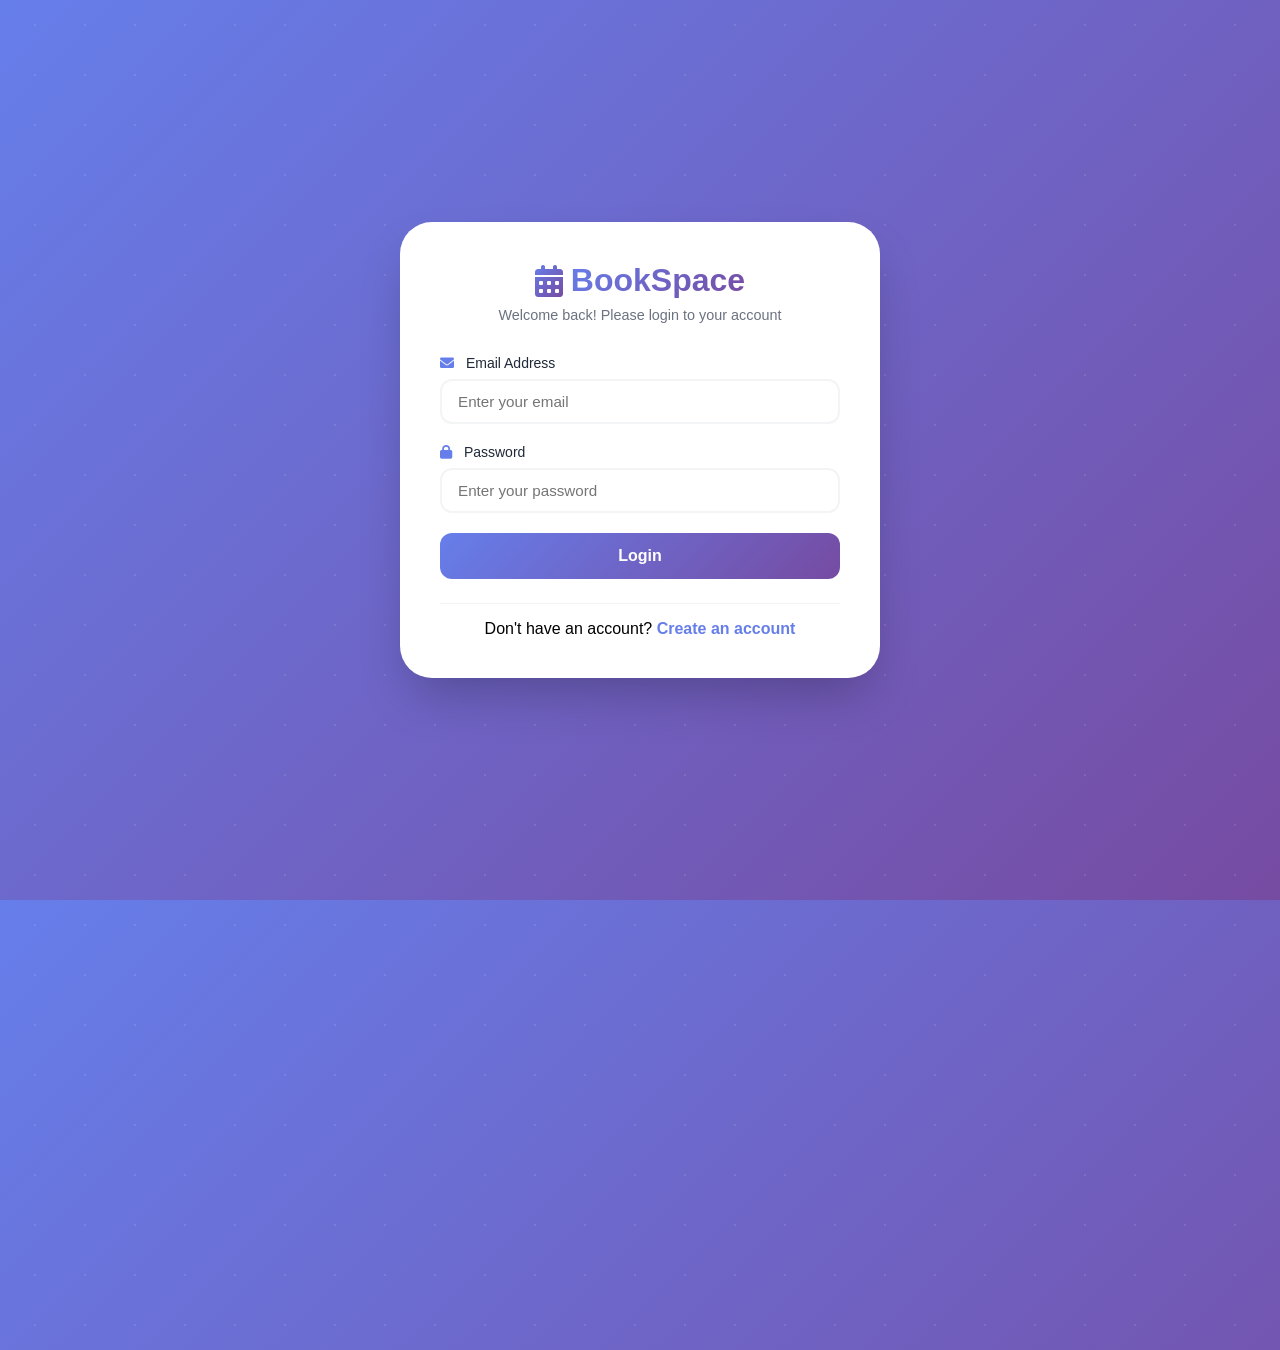
<file: index.html>
<!DOCTYPE html>
<html lang="en">
<head>
    <meta charset="UTF-8">
    <meta name="viewport" content="width=device-width, initial-scale=1.0">
    <title>Login - BookSpace</title>
    <link rel="stylesheet" href="static/auth.css">
    <link href="https://cdnjs.cloudflare.com/ajax/libs/font-awesome/6.0.0/css/all.min.css" rel="stylesheet">
</head>
<body>
    <div class="auth-container">
        <div class="auth-card">
            <div class="auth-header">
                <div class="logo">
                    <i class="fas fa-calendar-alt"></i>
                    <h1>BookSpace</h1>
                </div>
                <p>Welcome back! Please login to your account</p>
            </div>
            
            <form id="loginForm">
                <div class="form-group">
                    <label for="email">
                        <i class="fas fa-envelope"></i> Email Address
                    </label>
                    <input type="email" id="email" name="email" required 
                           placeholder="Enter your email" autocomplete="email">
                </div>
                
                <div class="form-group">
                    <label for="password">
                        <i class="fas fa-lock"></i> Password
                    </label>
                    <input type="password" id="password" name="password" required 
                           placeholder="Enter your password" autocomplete="current-password">
                </div>
                
                <button type="submit" class="btn-submit" id="loginBtn">
                    <span class="btn-text">Login</span>
                    <span class="btn-loader" style="display: none;">
                        <i class="fas fa-spinner fa-spin"></i>
                    </span>
                </button>
            </form>
            
            <div class="auth-footer">
                <p>Don't have an account? <a href="register.html">Create an account</a></p>
            </div>
        </div>
    </div>
    
    <div id="toastMsg" class="toast-message"></div>
    
    <script src="static/auth.js"></script>
</body>
</html>
</file>
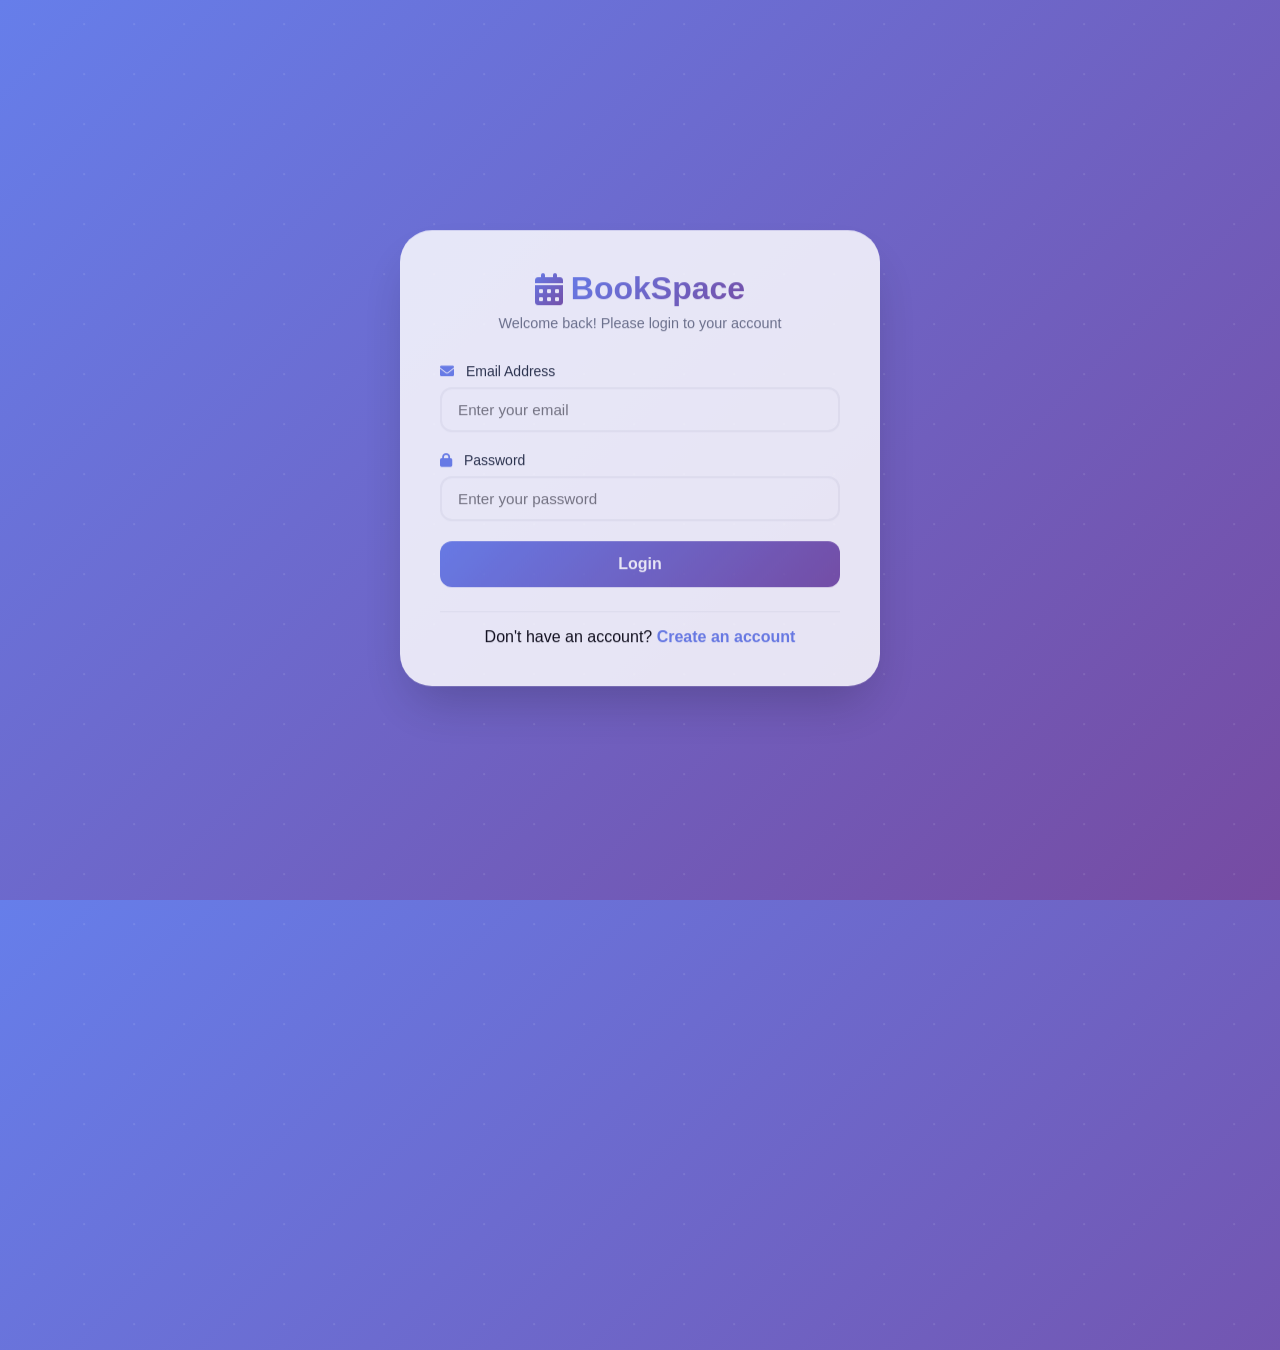
<file: homepage.html>
<!DOCTYPE html>
<html lang="en">

<head>
    <meta charset="UTF-8">
    <meta name="viewport" content="width=device-width, initial-scale=1.0">
    <title>BookSpace | Smart Resource Booking System</title>
    <link rel="stylesheet" href="static/style.css">
    <link href="https://cdnjs.cloudflare.com/ajax/libs/font-awesome/6.0.0/css/all.min.css" rel="stylesheet">
</head>

<body>
    <script src="static/config.js"></script>
    <script>
        const API_BASE_URL = window.API_BASE_URL || 'https://bookspace-aw3i.onrender.com';

        let currentUser = null;

        async function checkAuth() {
            try {
                // Add a small delay to ensure cookie is set
                await new Promise(resolve => setTimeout(resolve, 100));

                const response = await fetch(`${API_BASE_URL}/api/auth/me`, {
                    credentials: 'include',
                    mode: 'cors'
                });
                const data = await response.json();

                console.log('Auth check response:', data); // Debug log

                if (!data.success) {
                    console.log('Not authenticated, redirecting to login');
                    window.location.href = 'index.html';
                    return false;
                }

                currentUser = data.user;
                updateUserInterface(currentUser);
                return true;

            } catch (error) {
                console.error('Auth check failed:', error);
                window.location.href = 'index.html';
                return false;
            }
        }

        function updateUserInterface(user) {
            // Update user greeting
            const greetingSpan = document.querySelector('.user-greeting .user-name');
            if (greetingSpan) {
                greetingSpan.textContent = user.name;
            }

            // Update role badge
            const roleBadge = document.querySelector('.user-greeting .role-badge');
            if (roleBadge) {
                roleBadge.textContent = user.role;
                roleBadge.classList.add(user.role);
            }

            // Show/hide admin buttons
            const adminBtn = document.querySelector('.nav-btn.admin');
            const myBookingsBtn = document.querySelector('.nav-btn.bookings');

            if (user.role === 'admin') {
                if (adminBtn) adminBtn.style.display = 'inline-flex';
                if (myBookingsBtn) myBookingsBtn.style.display = 'none';
            } else {
                if (adminBtn) adminBtn.style.display = 'none';
                if (myBookingsBtn) myBookingsBtn.style.display = 'inline-flex';
            }
        }

        // Run auth check
        checkAuth();
    </script>

    <nav class="navbar">
        <div class="nav-container">
            <div class="nav-brand">
                <i class="fas fa-calendar-alt"></i>
                <span>BookSpace</span>
            </div>
            <div class="nav-menu">
                <div class="user-greeting">
                    <i class="fas fa-user-circle"></i>
                    <span class="user-name">Loading...</span>
                    <span class="role-badge"></span>
                </div>
                <div class="nav-actions">
                    <a href="dashboard.html" class="nav-btn bookings" style="display: none;">
                        <i class="fas fa-calendar-check"></i> My Bookings
                    </a>
                    <a href="admin_dashboard.html" class="nav-btn admin" style="display: none;">
                        <i class="fas fa-cog"></i> Admin Dashboard
                    </a>
                    <button id="logoutBtn" class="nav-btn logout">
                        <i class="fas fa-sign-out-alt"></i> Logout
                    </button>
                </div>
            </div>
            <div class="mobile-menu-btn" id="mobileMenuBtn">
                <i class="fas fa-bars"></i>
            </div>
        </div>
    </nav>

    <section class="hero-section">
        <div class="hero-content">
            <div class="hero-badge">
                <i class="fas fa-bolt"></i> Smart Booking System
            </div>
            <h1>Book Your Perfect<br><span class="gradient-text">Workspace</span></h1>
            <p>Secure meeting rooms, lab equipment, and study pods in seconds — no more double bookings or confusion.
            </p>
            <div class="hero-stats">
                <div class="stat">
                    <i class="fas fa-building"></i>
                    <span>6+ Resources</span>
                </div>
                <div class="stat">
                    <i class="fas fa-users"></i>
                    <span>100+ Bookings</span>
                </div>
                <div class="stat">
                    <i class="fas fa-clock"></i>
                    <span>24/7 Access</span>
                </div>
            </div>
        </div>
        <div class="hero-image">
            <i class="fas fa-calendar-check"></i>
        </div>
    </section>

    <div class="search-section">
        <div class="search-container">
            <div class="search-box">
                <i class="fas fa-search"></i>
                <input type="text" id="searchInput" placeholder="Search resources by name...">
            </div>
            <div class="filter-wrapper">
                <div class="filter-label">
                    <i class="fas fa-filter"></i> Filter by:
                </div>
                <div class="filter-buttons" id="filterContainer">
                    <button class="filter-btn active" data-filter="all">
                        <i class="fas fa-th-large"></i> All
                    </button>
                    <button class="filter-btn" data-filter="Meeting Rooms">
                        <i class="fas fa-chalkboard-user"></i> Meeting Rooms
                    </button>
                    <button class="filter-btn" data-filter="Lab Equipment">
                        <i class="fas fa-microscope"></i> Lab Equipment
                    </button>
                    <button class="filter-btn" data-filter="Study Pods">
                        <i class="fas fa-person-booth"></i> Study Pods
                    </button>
                </div>
            </div>
        </div>
    </div>

    <div class="resources-section">
        <div class="section-header">
            <h2><i class="fas fa-cubes"></i> Available Resources</h2>
            <p id="resultsCount">Loading resources...</p>
        </div>
        <div id="cardsContainer" class="cards-grid">
            <div class="loading-state">
                <div class="spinner"></div>
                <p>Loading available resources...</p>
            </div>
        </div>
    </div>

    <div id="bookingModal" class="modal">
        <div class="modal-content">
            <div class="modal-header">
                <h2><i class="fas fa-calendar-plus"></i> Book Resource</h2>
                <span class="close">&times;</span>
            </div>
            <form id="bookingForm">
                <input type="hidden" id="resourceId">
                <div class="form-group">
                    <label><i class="fas fa-building"></i> Resource</label>
                    <input type="text" id="resourceName" readonly>
                </div>
                <div class="form-row">
                    <div class="form-group">
                        <label><i class="fas fa-user"></i> Your Name</label>
                        <input type="text" id="userName" required>
                    </div>
                    <div class="form-group">
                        <label><i class="fas fa-envelope"></i> Email</label>
                        <input type="email" id="userEmail" required>
                    </div>
                </div>
                <div class="form-row">
                    <div class="form-group">
                        <label><i class="fas fa-calendar"></i> Date</label>
                        <input type="date" id="bookingDate" required>
                    </div>
                    <div class="form-group">
                        <label><i class="fas fa-clock"></i> Start Time</label>
                        <input type="time" id="startTime" required>
                    </div>
                    <div class="form-group">
                        <label><i class="fas fa-clock"></i> End Time</label>
                        <input type="time" id="endTime" required>
                    </div>
                </div>
                <div class="form-group">
                    <label><i class="fas fa-pen"></i> Purpose (optional)</label>
                    <textarea id="purpose" rows="3" placeholder="What's this booking for?"></textarea>
                </div>
                <button type="submit" class="submit-booking">
                    <i class="fas fa-check-circle"></i> Confirm Booking
                </button>
            </form>
        </div>
    </div>

    <div id="successModal" class="modal">
        <div class="modal-content success-modal">
            <i class="fas fa-check-circle success-icon"></i>
            <h2>Booking Confirmed!</h2>
            <p id="successMessage">Your booking has been successfully created.</p>
            <button class="btn-close-modal" onclick="closeSuccessModal()">
                <i class="fas fa-thumbs-up"></i> Great!
            </button>
        </div>
    </div>

    <div id="toastMsg" class="toast-message"></div>

    <button id="backToTop" class="back-to-top">
        <i class="fas fa-arrow-up"></i>
    </button>

    <script src="static/script.js"></script>
    <script>
        // Logout functionality
        document.getElementById('logoutBtn')?.addEventListener('click', async () => {
            try {
                await fetch(`${API_BASE_URL}/api/auth/logout`, {
                    method: 'POST',
                    credentials: 'include'
                });
                window.location.href = 'index.html';
            } catch (error) {
                console.error('Logout failed:', error);
            }
        });
    </script>
</body>

</html>
</file>
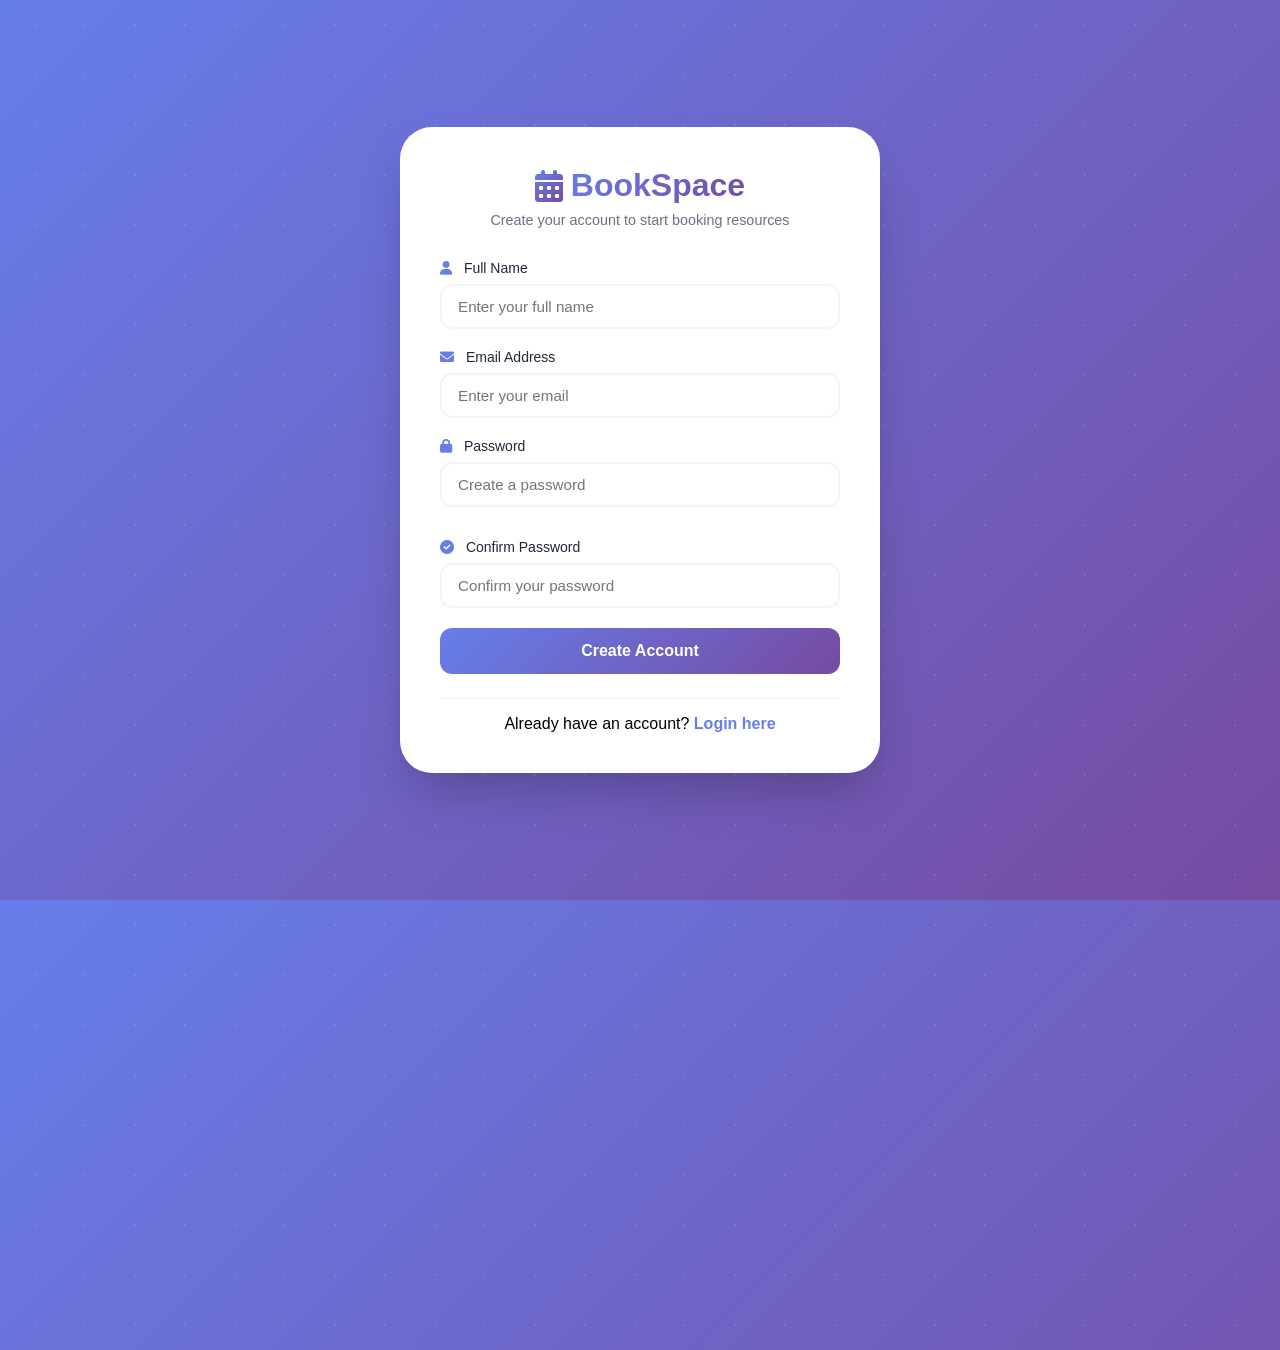
<file: register.html>
<!DOCTYPE html>
<html lang="en">
<head>
    <meta charset="UTF-8">
    <meta name="viewport" content="width=device-width, initial-scale=1.0">
    <title>Register - BookSpace</title>
    <link rel="stylesheet" href="static/auth.css">
    <link href="https://cdnjs.cloudflare.com/ajax/libs/font-awesome/6.0.0/css/all.min.css" rel="stylesheet">
</head>
<body>
    <div class="auth-container">
        <div class="auth-card">
            <div class="auth-header">
                <div class="logo">
                    <i class="fas fa-calendar-alt"></i>
                    <h1>BookSpace</h1>
                </div>
                <p>Create your account to start booking resources</p>
            </div>
            
            <form id="registerForm">
                <div class="form-group">
                    <label for="name">
                        <i class="fas fa-user"></i> Full Name
                    </label>
                    <input type="text" id="name" name="name" required 
                           placeholder="Enter your full name" autocomplete="name">
                </div>
                
                <div class="form-group">
                    <label for="email">
                        <i class="fas fa-envelope"></i> Email Address
                    </label>
                    <input type="email" id="email" name="email" required 
                           placeholder="Enter your email" autocomplete="email">
                </div>
                
                <div class="form-group">
                    <label for="password">
                        <i class="fas fa-lock"></i> Password
                    </label>
                    <div class="password-wrapper">
                        <input type="password" id="password" name="password" required 
                               placeholder="Create a password" autocomplete="new-password">
                    </div>
                    <div class="password-strength" id="passwordStrength"></div>
                </div>
                
                <div class="form-group">
                    <label for="confirm_password">
                        <i class="fas fa-check-circle"></i> Confirm Password
                    </label>
                    <div class="password-wrapper">
                        <input type="password" id="confirm_password" name="confirm_password" required placeholder="Confirm your password" autocomplete="new-password">
                    </div>
                </div>
                
                <button type="submit" class="btn-submit" id="registerBtn">
                    <span class="btn-text">Create Account</span>
                    <span class="btn-loader" style="display: none;">
                        <i class="fas fa-spinner fa-spin"></i>
                    </span>
                </button>
            </form>
            
            <div class="auth-footer">
                <p>Already have an account? <a href="index.html">Login here</a></p>
            </div>
        </div>
    </div>
    
    <!-- Toast Notification -->
    <div id="toastMsg" class="toast-message"></div>
    
    <script src="static/register.js"></script>
</body>
</html>
</file>
<file: static/auth.css>
* {
    margin: 0;
    padding: 0;
    box-sizing: border-box;
}

:root {
    --primary: #667eea;
    --primary-dark: #5a67d8;
    --secondary: #764ba2;
    --success: #10b981;
    --error: #ef4444;
    --warning: #f59e0b;
    --dark: #1f2937;
    --gray: #6b7280;
    --light: #f3f4f6;
    --white: #ffffff;
}

body {
    font-family: 'Inter', -apple-system, BlinkMacSystemFont, 'Segoe UI', sans-serif;
    background: linear-gradient(135deg, var(--primary) 0%, var(--secondary) 100%);
    min-height: 100vh;
    display: flex;
    align-items: center;
    justify-content: center;
    padding: 1rem;
    position: relative;
    overflow-x: hidden;
}

/* Animated background */
body::before {
    content: '';
    position: absolute;
    width: 200%;
    height: 200%;
    background: radial-gradient(circle, rgba(255,255,255,0.1) 1px, transparent 1px);
    background-size: 50px 50px;
    animation: moveBackground 20s linear infinite;
    pointer-events: none;
}

@keyframes moveBackground {
    from {
        transform: translate(0, 0);
    }
    to {
        transform: translate(-50px, -50px);
    }
}

.auth-container {
    width: 100%;
    max-width: 480px;
    position: relative;
    z-index: 1;
    animation: slideUp 0.6s cubic-bezier(0.4, 0, 0.2, 1);
}

@keyframes slideUp {
    from {
        transform: translateY(50px);
        opacity: 0;
    }
    to {
        transform: translateY(0);
        opacity: 1;
    }
}

.auth-card {
    background: var(--white);
    border-radius: 2rem;
    padding: 2.5rem;
    box-shadow: 0 25px 50px -12px rgba(0,0,0,0.25);
    transition: transform 0.3s, box-shadow 0.3s;
}

.auth-card:hover {
    transform: translateY(-4px);
    box-shadow: 0 30px 60px -15px rgba(0,0,0,0.3);
}

.auth-header {
    text-align: center;
    margin-bottom: 2rem;
}

.logo {
    display: flex;
    align-items: center;
    justify-content: center;
    gap: 0.5rem;
    margin-bottom: 0.5rem;
}

.logo i {
    font-size: 2rem;
    background: linear-gradient(135deg, var(--primary), var(--secondary));
    background-clip: text;
    -webkit-background-clip: text;
    color: transparent;
}

.logo h1 {
    font-size: 2rem;
    background: linear-gradient(135deg, var(--primary), var(--secondary));
    background-clip: text;
    -webkit-background-clip: text;
    color: transparent;
    margin: 0;
}

.auth-header p {
    color: var(--gray);
    font-size: 0.9rem;
}

.form-group {
    margin-bottom: 1.25rem;
}

.form-group label {
    display: block;
    margin-bottom: 0.5rem;
    font-weight: 500;
    color: var(--dark);
    font-size: 0.875rem;
}

.form-group label i {
    margin-right: 0.5rem;
    color: var(--primary);
}

.form-group input {
    width: 100%;
    padding: 0.75rem 1rem;
    border: 2px solid var(--light);
    border-radius: 0.75rem;
    font-size: 0.95rem;
    transition: all 0.3s;
    font-family: inherit;
}

.form-group input:focus {
    outline: none;
    border-color: var(--primary);
    box-shadow: 0 0 0 3px rgba(102,126,234,0.1);
}

.form-group input.error {
    border-color: var(--error);
    animation: shake 0.3s;
}

@keyframes shake {
    0%, 100% { transform: translateX(0); }
    25% { transform: translateX(-5px); }
    75% { transform: translateX(5px); }
}

/* Password wrapper */
.password-wrapper {
    position: relative;
}

.password-wrapper input {
    padding-right: 3rem;
}

.toggle-password {
    position: absolute;
    right: 0.75rem;
    top: 50%;
    transform: translateY(-50%);
    background: none;
    border: none;
    cursor: pointer;
    color: var(--gray);
    transition: color 0.2s;
    font-size: 1.1rem;
}

.toggle-password:hover {
    color: var(--primary);
}

/* Form options */
.form-options {
    display: flex;
    justify-content: space-between;
    align-items: center;
    margin-bottom: 1.5rem;
    font-size: 0.875rem;
}

.checkbox-label {
    display: flex;
    align-items: center;
    gap: 0.5rem;
    cursor: pointer;
    color: var(--gray);
}

.checkbox-label input {
    width: auto;
    cursor: pointer;
}

.forgot-link {
    color: var(--primary);
    text-decoration: none;
    transition: color 0.2s;
}

.forgot-link:hover {
    color: var(--primary-dark);
    text-decoration: underline;
}

/* Submit button */
.btn-submit {
    width: 100%;
    padding: 0.875rem;
    background: linear-gradient(135deg, var(--primary), var(--secondary));
    color: var(--white);
    border: none;
    border-radius: 0.75rem;
    font-size: 1rem;
    font-weight: 600;
    cursor: pointer;
    transition: all 0.3s;
    position: relative;
    overflow: hidden;
}

.btn-submit::before {
    content: '';
    position: absolute;
    top: 50%;
    left: 50%;
    width: 0;
    height: 0;
    border-radius: 50%;
    background: rgba(255,255,255,0.3);
    transform: translate(-50%, -50%);
    transition: width 0.6s, height 0.6s;
}

.btn-submit:hover::before {
    width: 300px;
    height: 300px;
}

.btn-submit:hover {
    transform: translateY(-2px);
    box-shadow: 0 10px 20px -5px rgba(102,126,234,0.4);
}

.btn-submit:active {
    transform: translateY(0);
}

.btn-submit.disabled {
    opacity: 0.7;
    cursor: not-allowed;
}

.btn-text, .btn-loader {
    display: inline-flex;
    align-items: center;
    gap: 0.5rem;
}

/* Demo credentials */
.demo-credentials {
    margin-top: 1.5rem;
    padding: 1rem;
    background: linear-gradient(135deg, rgba(102,126,234,0.05), rgba(118,75,162,0.05));
    border-radius: 0.75rem;
    font-size: 0.8rem;
    border: 1px solid rgba(102,126,234,0.1);
}

.demo-credentials p {
    margin: 0.25rem 0;
    color: var(--gray);
}

.demo-credentials i {
    color: var(--primary);
    margin-right: 0.5rem;
}

.demo-credentials strong {
    color: var(--primary);
    font-weight: 600;
}

/* Footer */
.auth-footer {
    text-align: center;
    margin-top: 1.5rem;
    padding-top: 1rem;
    border-top: 1px solid var(--light);
}

.auth-footer a {
    color: var(--primary);
    text-decoration: none;
    font-weight: 600;
    transition: color 0.2s;
}

.auth-footer a:hover {
    color: var(--primary-dark);
    text-decoration: underline;
}

/* Toast Message */
.toast-message {
    position: fixed;
    bottom: 2rem;
    right: 2rem;
    background: var(--dark);
    color: var(--white);
    padding: 1rem 1.5rem;
    border-radius: 0.75rem;
    opacity: 0;
    transition: all 0.3s;
    pointer-events: none;
    z-index: 1001;
    box-shadow: 0 10px 15px -3px rgba(0,0,0,0.1);
    display: flex;
    align-items: center;
    gap: 0.75rem;
    font-weight: 500;
    transform: translateX(100px);
}

.toast-message.show {
    opacity: 1;
    transform: translateX(0);
}

.toast-message.success {
    background: var(--success);
}

.toast-message.error {
    background: var(--error);
}

.toast-message.warning {
    background: var(--warning);
}
/* Password strength indicator */
.password-strength {
    margin-top: 0.5rem;
    font-size: 0.75rem;
}

.strength-bar {
    height: 4px;
    background: var(--light);
    border-radius: 2px;
    margin-top: 0.25rem;
    transition: all 0.3s;
    width: 0%;
}

.strength-bar.weak {
    width: 25%;
    background: #ef4444;
}

.strength-bar.medium {
    width: 50%;
    background: #f59e0b;
}

.strength-bar.strong {
    width: 75%;
    background: #10b981;
}

.strength-bar.very-strong {
    width: 100%;
    background: #059669;
}

.strength-text {
    color: var(--gray);
    margin-top: 0.25rem;
}

.strength-text.weak { color: #ef4444; }
.strength-text.medium { color: #f59e0b; }
.strength-text.strong { color: #10b981; }
.strength-text.very-strong { color: #059669; }

/* Terms link */
.form-options a {
    color: var(--primary);
    text-decoration: none;
}

.form-options a:hover {
    text-decoration: underline;
}

/* Input validation styles */
.form-group input.valid {
    border-color: var(--success);
}

.form-group input.invalid {
    border-color: var(--error);
}

/* Success/Error icons */
.input-validation-icon {
    position: absolute;
    right: 70px;
    top: 50%;
    transform: translateY(-50%);
    font-size: 1rem;
}

.input-validation-icon.valid {
    color: var(--success);
}

.input-validation-icon.invalid {
    color: var(--error);
}

/* Responsive */
@media (max-width: 640px) {
    .auth-card {
        padding: 1.5rem;
    }
    
    .auth-header h1 {
        font-size: 1.75rem;
    }
    
    .form-options {
        flex-direction: column;
        gap: 0.75rem;
        align-items: flex-start;
    }
    
    .toast-message {
        bottom: 1rem;
        right: 1rem;
        left: 1rem;
        text-align: center;
        justify-content: center;
    }
}

/* Loading animation */
@keyframes pulse {
    0%, 100% {
        opacity: 1;
    }
    50% {
        opacity: 0.5;
    }
}

.loading {
    animation: pulse 1.5s ease-in-out infinite;
}
</file>
<file: static/style.css>
@import url('https://fonts.googleapis.com/css2?family=Inter:400,500,600,700&display=swap');

* {
    margin: 0;
    padding: 0;
    box-sizing: border-box;
}

:root {
    --primary: #4f46e5;
    --primary-dark: #4338ca;
    --secondary: #10b981;
    --danger: #ef4444;
    --warning: #f59e0b;
    --dark: #1f2937;
    --gray: #6b7280;
    --light: #f3f4f6;
    --white: #ffffff;
    --shadow: 0 10px 15px -3px rgba(0, 0, 0, 0.1);
    --shadow-lg: 0 20px 25px -5px rgba(0, 0, 0, 0.1);
}

body {
    font-family: 'Inter', -apple-system, BlinkMacSystemFont, 'Segoe UI', sans-serif;
    background: linear-gradient(135deg, #667eea 0%, #764ba2 100%);
    color: var(--dark);
    line-height: 1.5;
}

/* Navigation */
.navbar {
    background: rgba(255, 255, 255, 0.95);
    backdrop-filter: blur(10px);
    box-shadow: var(--shadow);
    position: sticky;
    top: 0;
    z-index: 100;
}

.nav-container {
    max-width: 1400px;
    margin: 0 auto;
    padding: 1rem 2rem;
    display: flex;
    justify-content: space-between;
    align-items: center;
}

.nav-brand {
    display: flex;
    align-items: center;
    gap: 0.5rem;
    font-size: 1.5rem;
    font-weight: 700;
    background: linear-gradient(135deg, var(--primary), var(--secondary));
    background-clip: text;
    -webkit-background-clip: text;
    color: transparent;
}

.nav-brand i {
    background: linear-gradient(135deg, var(--primary), var(--secondary));
    background-clip: text;
    -webkit-background-clip: text;
    color: transparent;
    font-size: 1.8rem;
}

.nav-menu {
    display: flex;
    align-items: center;
    gap: 2rem;
}

.user-greeting {
    display: flex;
    align-items: center;
    gap: 0.75rem;
    padding: 0.5rem 1rem;
    background: var(--light);
    border-radius: 0.5rem;
}

.user-greeting i {
    font-size: 1.2rem;
    color: var(--primary);
}

.role-badge {
    padding: 0.25rem 0.75rem;
    border-radius: 20px;
    font-size: 0.75rem;
    font-weight: 600;
}

.role-badge.admin {
    background: linear-gradient(135deg, var(--primary), var(--primary-dark));
    color: white;
}

.role-badge.customer {
    background: var(--secondary);
    color: white;
}

.nav-actions {
    display: flex;
    gap: 0.75rem;
}

.nav-btn {
    padding: 0.5rem 1rem;
    border-radius: 0.5rem;
    text-decoration: none;
    font-weight: 500;
    transition: all 0.3s;
    display: inline-flex;
    align-items: center;
    gap: 0.5rem;
    background: var(--light);
    color: var(--dark);
    border: none;
    cursor: pointer;
}

.nav-btn:hover {
    transform: translateY(-2px);
    box-shadow: 0 2px 4px rgba(0, 0, 0, 0.1);
}

.nav-btn.admin {
    background: linear-gradient(135deg, var(--primary), var(--primary-dark));
    color: white;
}

.nav-btn.logout {
    background: var(--danger);
    color: white;
}

.mobile-menu-btn {
    display: none;
    font-size: 1.5rem;
    cursor: pointer;
}

/* Hero Section */
.hero-section {
    max-width: 1400px;
    margin: 2rem auto;
    padding: 0 2rem;
    display: grid;
    grid-template-columns: 1fr 0.5fr;
    gap: 2rem;
    align-items: center;
}

.hero-content {
    animation: slideUp 0.5s ease;
}

@keyframes slideUp {
    from {
        opacity: 0;
        transform: translateY(30px);
    }
    to {
        opacity: 1;
        transform: translateY(0);
    }
}

.hero-badge {
    display: inline-flex;
    align-items: center;
    gap: 0.5rem;
    background: white;
    padding: 0.5rem 1rem;
    border-radius: 50px;
    font-size: 0.875rem;
    font-weight: 500;
    margin-bottom: 1rem;
    box-shadow: var(--shadow);
}

.hero-badge i {
    color: var(--secondary);
}

.hero-content h1 {
    font-size: 3rem;
    font-weight: 800;
    line-height: 1.2;
    margin-bottom: 1rem;
    color: white;
}

.gradient-text {
    background: linear-gradient(135deg, #fff, rgba(255,255,255,0.8));
    background-clip: text;
    -webkit-background-clip: text;
    color: transparent;
}

.hero-content p {
    font-size: 1.125rem;
    color: rgba(255,255,255,0.9);
    margin-bottom: 1.5rem;
}

.hero-stats {
    display: flex;
    gap: 2rem;
}

.stat {
    display: flex;
    align-items: center;
    gap: 0.5rem;
    color: white;
}

.stat i {
    font-size: 1.2rem;
}

.hero-image {
    text-align: center;
    animation: float 3s ease-in-out infinite;
}

@keyframes float {
    0%, 100% { transform: translateY(0); }
    50% { transform: translateY(-20px); }
}

.hero-image i {
    font-size: 12rem;
    color: rgba(255,255,255,0.9);
    filter: drop-shadow(0 20px 25px -5px rgba(0,0,0,0.2));
}

/* Search Section */
.search-section {
    max-width: 1400px;
    margin: 2rem auto;
    padding: 0 2rem;
}

.search-container {
    background: white;
    border-radius: 1rem;
    padding: 1.5rem;
    box-shadow: var(--shadow-lg);
}

.search-box {
    position: relative;
    margin-bottom: 1rem;
}

.search-box i {
    position: absolute;
    left: 1rem;
    top: 50%;
    transform: translateY(-50%);
    color: var(--gray);
}

.search-box input {
    width: 100%;
    padding: 0.75rem 1rem 0.75rem 2.5rem;
    border: 2px solid var(--light);
    border-radius: 0.5rem;
    font-size: 1rem;
    transition: all 0.3s;
}

.search-box input:focus {
    outline: none;
    border-color: var(--primary);
    box-shadow: 0 0 0 3px rgba(79, 70, 229, 0.1);
}

.filter-wrapper {
    display: flex;
    align-items: center;
    gap: 1rem;
    flex-wrap: wrap;
}

.filter-label {
    font-weight: 500;
    color: var(--gray);
}

.filter-buttons {
    display: flex;
    gap: 0.5rem;
    flex-wrap: wrap;
}

.filter-btn {
    padding: 0.5rem 1rem;
    background: var(--light);
    border: none;
    border-radius: 0.5rem;
    cursor: pointer;
    transition: all 0.3s;
    display: inline-flex;
    align-items: center;
    gap: 0.5rem;
    font-weight: 500;
}

.filter-btn:hover {
    background: #e0e7ff;
    transform: translateY(-1px);
}

.filter-btn.active {
    background: linear-gradient(135deg, var(--primary), var(--primary-dark));
    color: white;
}

/* Resources Section */
.resources-section {
    max-width: 1400px;
    margin: 2rem auto;
    padding: 0 2rem;
}

.section-header {
    margin-bottom: 1.5rem;
    text-align: center;
}

.section-header h2 {
    font-size: 2rem;
    color: white;
    margin-bottom: 0.5rem;
}

.section-header h2 i {
    margin-right: 0.5rem;
}

.section-header p {
    color: rgba(255,255,255,0.8);
}

.cards-grid {
    display: grid;
    grid-template-columns: repeat(auto-fill, minmax(350px, 1fr));
    gap: 1.5rem;
    animation: fadeIn 0.5s ease;
}

@keyframes fadeIn {
    from { opacity: 0; }
    to { opacity: 1; }
}

.resource-card {
    background: white;
    border-radius: 1rem;
    overflow: hidden;
    transition: all 0.3s;
    box-shadow: var(--shadow);
    position: relative;
}

.resource-card:hover {
    transform: translateY(-4px);
    box-shadow: var(--shadow-lg);
}

.card-header {
    background: linear-gradient(135deg, var(--primary), var(--primary-dark));
    padding: 1.5rem;
    color: white;
    position: relative;
    overflow: hidden;
}

.card-header::before {
    content: '';
    position: absolute;
    top: -50%;
    right: -50%;
    width: 200%;
    height: 200%;
    background: radial-gradient(circle, rgba(255,255,255,0.1) 0%, transparent 70%);
    transform: rotate(45deg);
}

.badge-type {
    display: inline-block;
    padding: 0.25rem 0.75rem;
    background: rgba(255,255,255,0.2);
    border-radius: 20px;
    font-size: 0.75rem;
    font-weight: 600;
    margin-bottom: 0.75rem;
}

.resource-name {
    font-size: 1.5rem;
    font-weight: 700;
    margin-bottom: 0.5rem;
}

.description {
    font-size: 0.875rem;
    opacity: 0.9;
    margin-bottom: 0.75rem;
}

.capacity {
    display: inline-flex;
    align-items: center;
    gap: 0.5rem;
    background: rgba(255,255,255,0.2);
    padding: 0.25rem 0.75rem;
    border-radius: 20px;
    font-size: 0.75rem;
}

.details-section {
    padding: 1.5rem;
}

.amenities-list {
    display: flex;
    flex-wrap: wrap;
    gap: 0.5rem;
    margin-bottom: 1rem;
}

.amenity-tag {
    background: var(--light);
    padding: 0.25rem 0.75rem;
    border-radius: 20px;
    font-size: 0.75rem;
    color: var(--gray);
}

.btn-book {
    width: 100%;
    padding: 0.75rem;
    background: linear-gradient(135deg, var(--secondary), #059669);
    color: white;
    border: none;
    font-weight: 600;
    cursor: pointer;
    transition: all 0.3s;
    display: flex;
    align-items: center;
    justify-content: center;
    gap: 0.5rem;
}

.btn-book:hover {
    transform: translateY(-2px);
    box-shadow: 0 4px 12px rgba(16, 185, 129, 0.3);
}

/* Modal */
.modal {
    display: none;
    position: fixed;
    z-index: 1000;
    left: 0;
    top: 0;
    width: 100%;
    height: 100%;
    background: rgba(0, 0, 0, 0.5);
    backdrop-filter: blur(4px);
    animation: fadeIn 0.3s;
}

.modal-content {
    background: white;
    margin: 5% auto;
    padding: 2rem;
    width: 90%;
    max-width: 600px;
    border-radius: 1rem;
    animation: slideDown 0.3s;
    max-height: 90vh;
    overflow-y: auto;
}

@keyframes slideDown {
    from {
        transform: translateY(-50px);
        opacity: 0;
    }
    to {
        transform: translateY(0);
        opacity: 1;
    }
}

.modal-header {
    display: flex;
    justify-content: space-between;
    align-items: center;
    margin-bottom: 1.5rem;
    padding-bottom: 1rem;
    border-bottom: 2px solid var(--light);
}

.modal-header h2 {
    font-size: 1.5rem;
    color: var(--primary);
}

.modal-header h2 i {
    margin-right: 0.5rem;
}

.close {
    font-size: 2rem;
    cursor: pointer;
    color: var(--gray);
    transition: color 0.3s;
}

.close:hover {
    color: var(--danger);
}

.form-group {
    margin-bottom: 1rem;
}

.form-group label {
    display: block;
    margin-bottom: 0.5rem;
    font-weight: 500;
    color: var(--dark);
}

.form-group label i {
    margin-right: 0.5rem;
    color: var(--primary);
}

.form-group input,
.form-group textarea {
    width: 100%;
    padding: 0.625rem;
    border: 2px solid var(--light);
    border-radius: 0.5rem;
    font-family: inherit;
    transition: all 0.3s;
}

.form-group input:focus,
.form-group textarea:focus {
    outline: none;
    border-color: var(--primary);
    box-shadow: 0 0 0 3px rgba(79, 70, 229, 0.1);
}

.form-group input[readonly] {
    background: var(--light);
    cursor: not-allowed;
}

.form-row {
    display: grid;
    grid-template-columns: repeat(auto-fit, minmax(150px, 1fr));
    gap: 1rem;
}

.booking-summary {
    margin-top: 1rem;
    padding: 1rem;
    background: linear-gradient(135deg, #dbeafe, #e0e7ff);
    border-radius: 0.5rem;
    display: flex;
    align-items: center;
    gap: 0.5rem;
}

.submit-booking {
    width: 100%;
    padding: 0.75rem;
    background: linear-gradient(135deg, var(--primary), var(--primary-dark));
    color: white;
    border: none;
    border-radius: 0.5rem;
    font-weight: 600;
    cursor: pointer;
    margin-top: 1rem;
    transition: all 0.3s;
    display: flex;
    align-items: center;
    justify-content: center;
    gap: 0.5rem;
}

.submit-booking:hover {
    transform: translateY(-2px);
    box-shadow: var(--shadow);
}

.success-modal {
    text-align: center;
}

.success-icon {
    font-size: 4rem;
    color: var(--secondary);
    animation: bounce 0.5s;
}

@keyframes bounce {
    0%, 100% { transform: scale(1); }
    50% { transform: scale(1.2); }
}

.btn-close-modal {
    background: var(--primary);
    color: white;
    border: none;
    padding: 0.75rem 1.5rem;
    border-radius: 0.5rem;
    font-weight: 600;
    cursor: pointer;
    margin-top: 1rem;
}

/* Toast Message */
.toast-message {
    position: fixed;
    bottom: 2rem;
    right: 2rem;
    background: var(--dark);
    color: white;
    padding: 1rem 1.5rem;
    border-radius: 0.5rem;
    opacity: 0;
    transition: opacity 0.3s;
    pointer-events: none;
    z-index: 1001;
    box-shadow: var(--shadow-lg);
    display: flex;
    align-items: center;
    gap: 0.5rem;
}

.toast-message.show {
    opacity: 1;
}

/* Back to Top */
.back-to-top {
    position: fixed;
    bottom: 2rem;
    left: 2rem;
    background: var(--primary);
    color: white;
    border: none;
    width: 3rem;
    height: 3rem;
    border-radius: 50%;
    cursor: pointer;
    opacity: 0;
    transition: all 0.3s;
    box-shadow: var(--shadow);
    z-index: 99;
}

.back-to-top.show {
    opacity: 1;
}

.back-to-top:hover {
    transform: translateY(-4px);
}

/* Loading State */
.loading-state {
    text-align: center;
    padding: 4rem;
    background: white;
    border-radius: 1rem;
}

.spinner {
    width: 40px;
    height: 40px;
    border: 3px solid var(--light);
    border-top-color: var(--primary);
    border-radius: 50%;
    animation: spin 1s linear infinite;
    margin: 0 auto 1rem;
}

@keyframes spin {
    to { transform: rotate(360deg); }
}

/* Responsive */
@media (max-width: 768px) {
    .nav-container {
        padding: 1rem;
    }
    
    .nav-menu {
        display: none;
        position: absolute;
        top: 100%;
        left: 0;
        right: 0;
        background: white;
        flex-direction: column;
        padding: 1rem;
        box-shadow: var(--shadow);
    }
    
    .nav-menu.active {
        display: flex;
    }
    
    .mobile-menu-btn {
        display: block;
    }
    
    .hero-section {
        grid-template-columns: 1fr;
        text-align: center;
        padding: 0 1rem;
    }
    
    .hero-content h1 {
        font-size: 2rem;
    }
    
    .hero-stats {
        justify-content: center;
    }
    
    .hero-image i {
        font-size: 6rem;
    }
    
    .search-section {
        padding: 0 1rem;
    }
    
    .resources-section {
        padding: 0 1rem;
    }
    
    .cards-grid {
        grid-template-columns: 1fr;
    }
    
    .toast-message {
        bottom: 1rem;
        right: 1rem;
        left: 1rem;
        text-align: center;
    }

    .detail-section {
    margin-bottom: 1.25rem;
}

.detail-section h4 {
    font-size: 0.875rem;
    font-weight: 600;
    margin-bottom: 0.5rem;
    color: var(--dark);
}

.detail-section h4 i {
    margin-right: 0.5rem;
    color: var(--primary);
}

.detail-section p {
    color: var(--gray);
    font-size: 0.875rem;
    line-height: 1.5;
}

.view-only {
    background: #6c8da3 !important;
}

.view-only:hover {
    background: #5a7a8f !important;
    transform: none !important;
}


}
</file>
